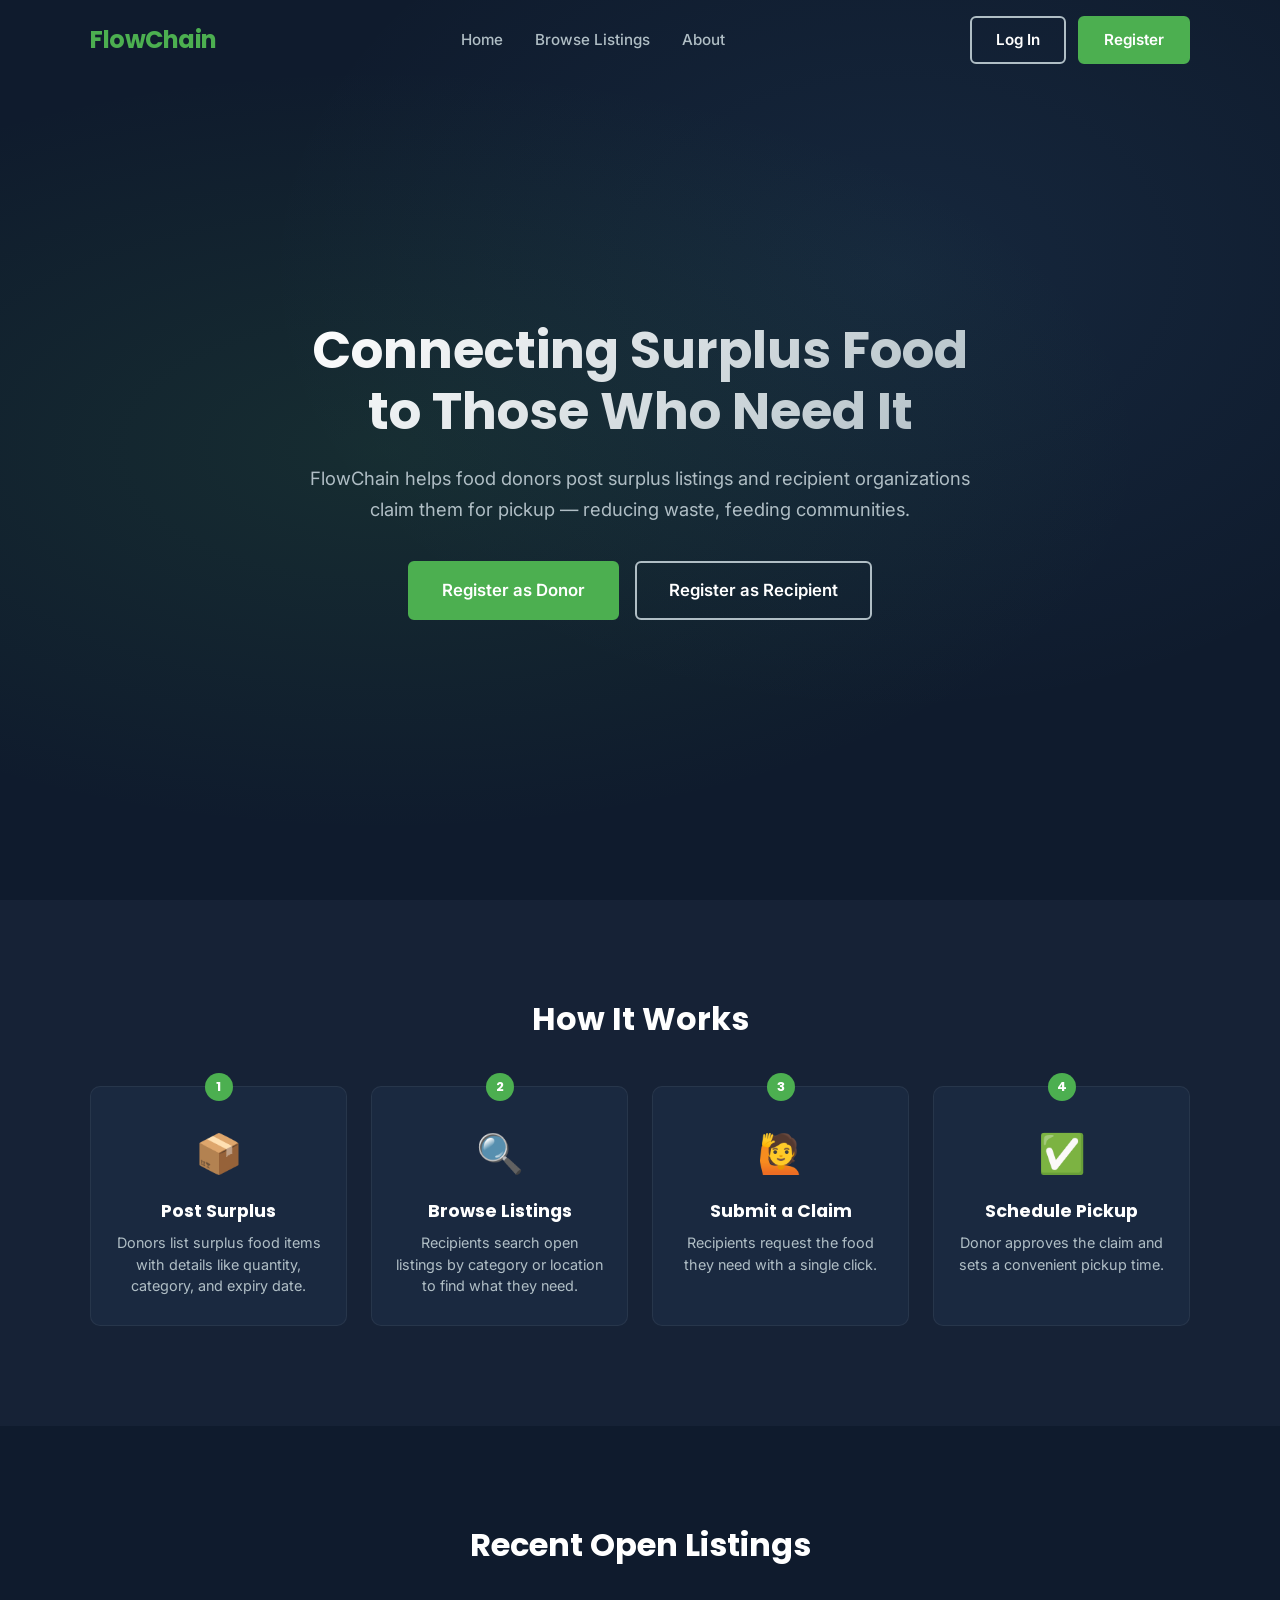
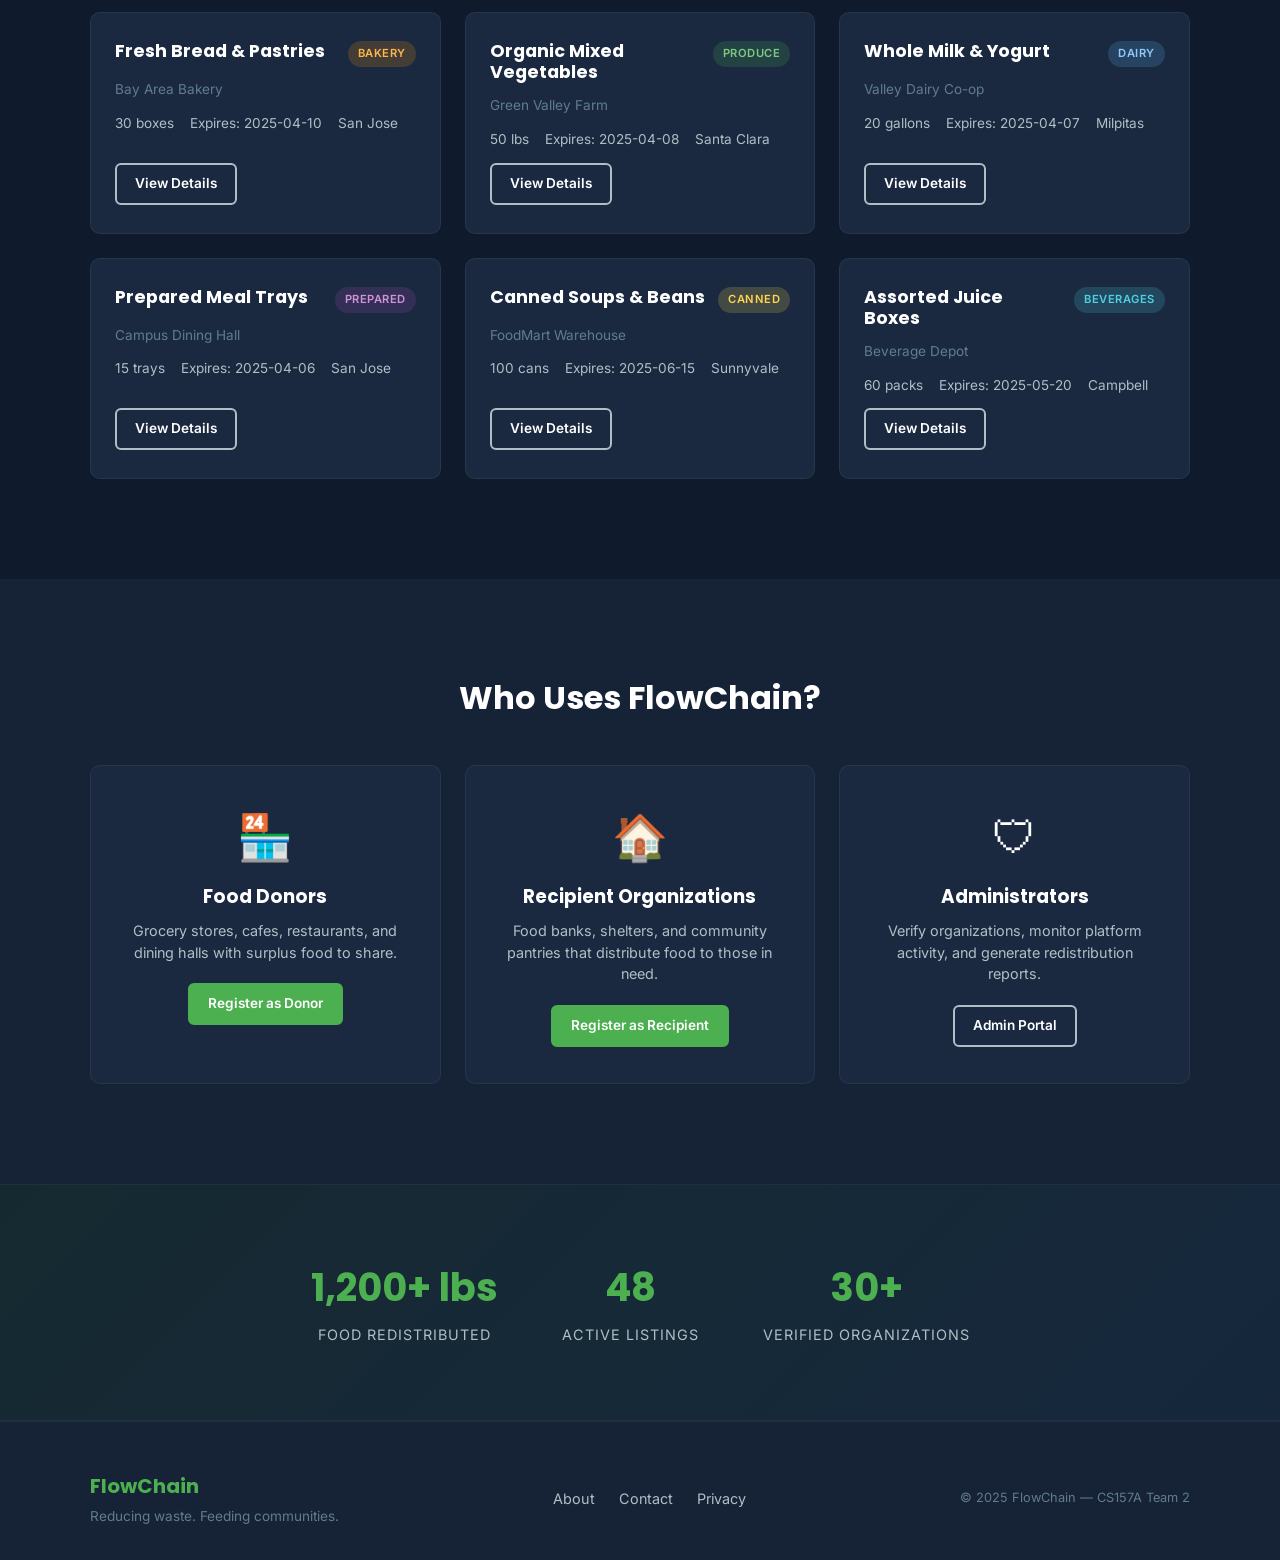
<file: flowchain/src/main/webapp/index.html>
<!DOCTYPE html>
<html lang="en">
<head>
  <meta charset="UTF-8">
  <meta name="viewport" content="width=device-width, initial-scale=1.0">
  <title>FlowChain — Surplus Food Redistribution</title>
  <link rel="preconnect" href="https://fonts.googleapis.com">
  <link rel="preconnect" href="https://fonts.gstatic.com" crossorigin>
  <link href="https://fonts.googleapis.com/css2?family=Inter:wght@400;500;600&family=Poppins:wght@600;700&display=swap" rel="stylesheet">
  <link rel="stylesheet" href="css/style.css">
</head>
<body>

  <!-- ========== NAVBAR ========== -->
  <nav class="navbar" id="navbar">
    <div class="nav-container">
      <a href="#" class="nav-logo">FlowChain</a>
      <button class="nav-toggle" id="navToggle" aria-label="Toggle navigation" aria-expanded="false" aria-controls="navLinks">
        <span></span>
        <span></span>
        <span></span>
      </button>
      <ul class="nav-links" id="navLinks">
        <li><a href="#hero">Home</a></li>
        <li><a href="#listings">Browse Listings</a></li>
        <li><a href="#about">About</a></li>
      </ul>
      <div class="nav-actions" id="navActions">
        <a href="login" class="btn btn-outline">Log In</a>
        <a href="register" class="btn btn-primary">Register</a>
      </div>
    </div>
  </nav>

  <!-- ========== HERO ========== -->
  <section class="hero" id="hero">
    <div class="hero-bg"></div>
    <div class="container hero-content">
      <h1>Connecting Surplus Food to Those Who Need It</h1>
      <p class="hero-sub">
        FlowChain helps food donors post surplus listings and recipient
        organizations claim them for pickup &mdash; reducing waste, feeding communities.
      </p>
      <div class="hero-actions">
        <a href="register?role=donor" class="btn btn-primary btn-lg">Register as Donor</a>
        <a href="register?role=recipient" class="btn btn-outline btn-lg">Register as Recipient</a>
      </div>
    </div>
  </section>

  <!-- ========== HOW IT WORKS ========== -->
  <section class="how-it-works" id="about">
    <div class="container">
      <h2 class="section-title">How It Works</h2>
      <div class="steps-grid">
        <div class="step-card">
          <span class="step-number">1</span>
          <span class="step-icon" aria-hidden="true">&#128230;</span>
          <h3>Post Surplus</h3>
          <p>Donors list surplus food items with details like quantity, category, and expiry date.</p>
        </div>
        <div class="step-card">
          <span class="step-number">2</span>
          <span class="step-icon" aria-hidden="true">&#128269;</span>
          <h3>Browse Listings</h3>
          <p>Recipients search open listings by category or location to find what they need.</p>
        </div>
        <div class="step-card">
          <span class="step-number">3</span>
          <span class="step-icon" aria-hidden="true">&#128587;</span>
          <h3>Submit a Claim</h3>
          <p>Recipients request the food they need with a single click.</p>
        </div>
        <div class="step-card">
          <span class="step-number">4</span>
          <span class="step-icon" aria-hidden="true">&#9989;</span>
          <h3>Schedule Pickup</h3>
          <p>Donor approves the claim and sets a convenient pickup time.</p>
        </div>
      </div>
    </div>
  </section>

  <!-- ========== LIVE LISTINGS PREVIEW ========== -->
  <!-- TODO: Replace mockXML with fetch('/api/listings.xml') -->
  <section class="listings" id="listings">
    <div class="container">
      <h2 class="section-title">Recent Open Listings</h2>
      <div class="listings-grid" id="listingsGrid">
        <!-- Listing cards rendered by js/main.js -->
      </div>
    </div>
  </section>

  <!-- ========== USER ROLES ========== -->
  <section class="roles" id="roles">
    <div class="container">
      <h2 class="section-title">Who Uses FlowChain?</h2>
      <div class="roles-grid">
        <div class="role-card">
          <span class="role-icon" aria-hidden="true">&#127978;</span>
          <h3>Food Donors</h3>
          <p>Grocery stores, cafes, restaurants, and dining halls with surplus food to share.</p>
          <a href="register?role=donor" class="btn btn-primary btn-sm">Register as Donor</a>
        </div>
        <div class="role-card">
          <span class="role-icon" aria-hidden="true">&#127968;</span>
          <h3>Recipient Organizations</h3>
          <p>Food banks, shelters, and community pantries that distribute food to those in need.</p>
          <a href="register?role=recipient" class="btn btn-primary btn-sm">Register as Recipient</a>
        </div>
        <div class="role-card">
          <span class="role-icon" aria-hidden="true">&#128737;</span>
          <h3>Administrators</h3>
          <p>Verify organizations, monitor platform activity, and generate redistribution reports.</p>
          <a href="login" class="btn btn-outline btn-sm">Admin Portal</a>
        </div>
      </div>
    </div>
  </section>

  <!-- ========== STATS BANNER ========== -->
  <!-- TODO: Replace mockStatsXML with fetch('/api/stats.xml') -->
  <section class="stats" id="stats">
    <div class="container">
      <div class="stats-grid" id="statsGrid">
        <!-- Stats rendered by js/main.js -->
      </div>
    </div>
  </section>

  <!-- ========== FOOTER ========== -->
  <footer class="footer">
    <div class="container footer-inner">
      <div class="footer-brand">
        <a href="#" class="footer-logo">FlowChain</a>
        <p class="footer-tagline">Reducing waste. Feeding communities.</p>
      </div>
      <ul class="footer-links">
        <li><a href="#about">About</a></li>
        <li><a href="#">Contact</a></li>
        <li><a href="#">Privacy</a></li>
      </ul>
      <p class="footer-copy">&copy; 2025 FlowChain &mdash; CS157A Team 2</p>
    </div>
  </footer>

  <script src="js/main.js"></script>
</body>
</html>
</file>
<file: flowchain/src/main/webapp/css/style.css>
/* === RESET & BASE === */
*,
*::before,
*::after {
  margin: 0;
  padding: 0;
  box-sizing: border-box;
}

:root {
  --navy: #0f1b2d;
  --navy-light: #162236;
  --navy-card: #1a2940;
  --green: #4CAF50;
  --green-dark: #3d8b40;
  --blue: #64b5f6;
  --white: #ffffff;
  --gray-100: #f0f2f5;
  --gray-300: #b0bec5;
  --gray-500: #607d8b;
  --radius: 10px;
  --radius-sm: 6px;
  --shadow: 0 4px 20px rgba(0, 0, 0, 0.25);
  --shadow-sm: 0 2px 8px rgba(0, 0, 0, 0.18);
  --transition: 0.25s ease;
}

html {
  scroll-behavior: smooth;
}

@media (prefers-reduced-motion: reduce) {
  html {
    scroll-behavior: auto;
  }
}

body {
  font-family: "Inter", sans-serif;
  background-color: var(--navy);
  color: var(--white);
  line-height: 1.6;
  -webkit-font-smoothing: antialiased;
}

h1, h2, h3 {
  font-family: "Poppins", sans-serif;
  font-weight: 700;
  line-height: 1.2;
}

a {
  text-decoration: none;
  color: inherit;
}

img {
  max-width: 100%;
  display: block;
}

.container {
  width: 100%;
  max-width: 1140px;
  margin: 0 auto;
  padding: 0 20px;
}

.section-title {
  text-align: center;
  font-size: 2rem;
  margin-bottom: 48px;
  color: var(--white);
}

/* === BUTTONS === */
.btn {
  display: inline-block;
  font-family: "Inter", sans-serif;
  font-weight: 600;
  font-size: 0.95rem;
  border-radius: var(--radius-sm);
  cursor: pointer;
  transition: transform var(--transition), box-shadow var(--transition), background var(--transition);
  text-align: center;
  padding: 10px 24px;
}

.btn:hover {
  transform: translateY(-2px);
  box-shadow: 0 6px 20px rgba(0, 0, 0, 0.3);
}

.btn:focus-visible {
  outline: 2px solid var(--white);
  outline-offset: 2px;
}

.btn-primary {
  background: var(--green);
  color: var(--white);
  border: 2px solid var(--green);
}

.btn-primary:hover {
  background: var(--green-dark);
  border-color: var(--green-dark);
}

.btn-outline {
  background: transparent;
  color: var(--white);
  border: 2px solid var(--gray-300);
}

.btn-outline:hover {
  border-color: var(--white);
  background: rgba(255, 255, 255, 0.06);
}

.btn-lg {
  padding: 14px 32px;
  font-size: 1.05rem;
}

.btn-sm {
  padding: 8px 18px;
  font-size: 0.85rem;
}

/* === NAVBAR === */
.navbar {
  position: fixed;
  top: 0;
  left: 0;
  width: 100%;
  z-index: 1000;
  padding: 16px 0;
  transition: background var(--transition), box-shadow var(--transition), padding var(--transition);
}

.navbar.scrolled {
  background: rgba(15, 27, 45, 0.95);
  backdrop-filter: blur(10px);
  box-shadow: 0 2px 16px rgba(0, 0, 0, 0.4);
  padding: 10px 0;
}

.nav-container {
  max-width: 1140px;
  margin: 0 auto;
  padding: 0 20px;
  display: flex;
  align-items: center;
  justify-content: space-between;
}

.nav-logo {
  font-family: "Poppins", sans-serif;
  font-weight: 700;
  font-size: 1.5rem;
  color: var(--green);
  letter-spacing: -0.5px;
}

.nav-links {
  list-style: none;
  display: flex;
  gap: 32px;
}

.nav-links a {
  font-size: 0.95rem;
  font-weight: 500;
  color: var(--gray-300);
  transition: color var(--transition);
}

.nav-links a:hover {
  color: var(--white);
}

.nav-links a:focus-visible {
  outline: 2px solid var(--white);
  outline-offset: 4px;
  border-radius: 4px;
}

.nav-actions {
  display: flex;
  align-items: center;
  gap: 12px;
}

.nav-toggle {
  display: none;
  flex-direction: column;
  gap: 5px;
  background: none;
  border: none;
  cursor: pointer;
  padding: 4px;
}

.nav-toggle:focus-visible {
  outline: 2px solid var(--white);
  outline-offset: 4px;
  border-radius: 4px;
}

.nav-toggle span {
  display: block;
  width: 24px;
  height: 2px;
  background: var(--white);
  border-radius: 2px;
  transition: transform var(--transition), opacity var(--transition);
}

/* === HERO === */
.hero {
  position: relative;
  min-height: 100vh;
  display: flex;
  align-items: center;
  justify-content: center;
  text-align: center;
  padding: 120px 20px 80px;
  overflow: hidden;
}

.hero-bg {
  position: absolute;
  inset: 0;
  background:
    radial-gradient(ellipse at 30% 50%, rgba(76, 175, 80, 0.12) 0%, transparent 60%),
    radial-gradient(ellipse at 70% 30%, rgba(100, 181, 246, 0.08) 0%, transparent 50%),
    var(--navy);
  z-index: 0;
}

.hero-content {
  position: relative;
  z-index: 1;
  max-width: 720px;
}

.hero h1 {
  font-size: 3.2rem;
  margin-bottom: 20px;
  background: linear-gradient(135deg, var(--white) 0%, var(--gray-300) 100%);
  -webkit-background-clip: text;
  -webkit-text-fill-color: transparent;
  background-clip: text;
}

.hero-sub {
  font-size: 1.15rem;
  color: var(--gray-300);
  margin-bottom: 36px;
  line-height: 1.7;
}

.hero-actions {
  display: flex;
  gap: 16px;
  justify-content: center;
  flex-wrap: wrap;
}

/* === HOW IT WORKS === */
.how-it-works {
  padding: 100px 0;
  background: var(--navy-light);
}

.steps-grid {
  display: grid;
  grid-template-columns: repeat(4, 1fr);
  gap: 24px;
}

.step-card {
  position: relative;
  background: var(--navy-card);
  border: 1px solid rgba(255, 255, 255, 0.06);
  border-radius: var(--radius);
  padding: 36px 24px 28px;
  text-align: center;
  transition: transform var(--transition), box-shadow var(--transition);
}

.step-card:hover {
  transform: translateY(-6px);
  box-shadow: var(--shadow);
}

.step-number {
  position: absolute;
  top: -14px;
  left: 50%;
  transform: translateX(-50%);
  width: 28px;
  height: 28px;
  border-radius: 50%;
  background: var(--green);
  color: var(--white);
  font-family: "Poppins", sans-serif;
  font-weight: 700;
  font-size: 0.8rem;
  display: flex;
  align-items: center;
  justify-content: center;
}

.step-icon {
  font-size: 2.4rem;
  display: block;
  margin-bottom: 16px;
}

.step-card h3 {
  font-size: 1.1rem;
  margin-bottom: 10px;
  color: var(--white);
}

.step-card p {
  font-size: 0.9rem;
  color: var(--gray-300);
  line-height: 1.5;
}

/* === LISTINGS === */
.listings {
  padding: 100px 0;
  background: var(--navy);
}

.listings-grid {
  display: grid;
  grid-template-columns: repeat(3, 1fr);
  gap: 24px;
}

.listing-card {
  background: var(--navy-card);
  border: 1px solid rgba(255, 255, 255, 0.06);
  border-radius: var(--radius);
  padding: 28px 24px;
  display: flex;
  flex-direction: column;
  gap: 12px;
  transition: transform var(--transition), box-shadow var(--transition);
}

.listing-card:hover {
  transform: translateY(-6px);
  box-shadow: var(--shadow);
}

.listing-card-header {
  display: flex;
  align-items: flex-start;
  justify-content: space-between;
  gap: 12px;
}

.listing-card-header h3 {
  font-size: 1.1rem;
  color: var(--white);
  flex: 1;
}

.badge {
  display: inline-block;
  font-size: 0.7rem;
  font-weight: 600;
  text-transform: uppercase;
  letter-spacing: 0.5px;
  padding: 4px 10px;
  border-radius: 20px;
  white-space: nowrap;
  flex-shrink: 0;
}

/* Category color coding */
.badge-bakery     { background: rgba(255, 152, 0, 0.18); color: #ffb74d; }
.badge-produce    { background: rgba(76, 175, 80, 0.18); color: #81c784; }
.badge-dairy      { background: rgba(100, 181, 246, 0.18); color: #90caf9; }
.badge-prepared   { background: rgba(171, 71, 188, 0.18); color: #ce93d8; }
.badge-canned     { background: rgba(255, 213, 79, 0.18); color: #ffd54f; }
.badge-beverages  { background: rgba(77, 208, 225, 0.18); color: #4dd0e1; }
.badge-default    { background: rgba(176, 190, 197, 0.18); color: var(--gray-300); }

.listing-org {
  font-size: 0.85rem;
  color: var(--gray-500);
}

.listing-details {
  display: flex;
  flex-wrap: wrap;
  gap: 16px;
  font-size: 0.85rem;
  color: var(--gray-300);
}

.listing-details span {
  display: flex;
  align-items: center;
  gap: 4px;
}

.listing-card .btn {
  margin-top: auto;
  align-self: flex-start;
}

/* === ROLES === */
.roles {
  padding: 100px 0;
  background: var(--navy-light);
}

.roles-grid {
  display: grid;
  grid-template-columns: repeat(3, 1fr);
  gap: 24px;
}

.role-card {
  background: var(--navy-card);
  border: 1px solid rgba(255, 255, 255, 0.06);
  border-radius: var(--radius);
  padding: 36px 28px;
  text-align: center;
  display: flex;
  flex-direction: column;
  align-items: center;
  gap: 12px;
  transition: transform var(--transition), box-shadow var(--transition);
}

.role-card:hover {
  transform: translateY(-6px);
  box-shadow: var(--shadow);
}

.role-icon {
  font-size: 2.8rem;
  display: block;
}

.role-card h3 {
  font-size: 1.15rem;
  color: var(--white);
}

.role-card p {
  font-size: 0.9rem;
  color: var(--gray-300);
  line-height: 1.5;
  margin-bottom: 8px;
}

/* === STATS === */
.stats {
  padding: 72px 0;
  background: linear-gradient(135deg, rgba(76, 175, 80, 0.1) 0%, rgba(100, 181, 246, 0.08) 100%);
  border-top: 1px solid rgba(255, 255, 255, 0.04);
  border-bottom: 1px solid rgba(255, 255, 255, 0.04);
}

.stats-grid {
  display: flex;
  justify-content: center;
  gap: 64px;
  flex-wrap: wrap;
}

.stat-item {
  text-align: center;
}

.stat-value {
  font-family: "Poppins", sans-serif;
  font-weight: 700;
  font-size: 2.4rem;
  color: var(--green);
  display: block;
  margin-bottom: 4px;
}

.stat-label {
  font-size: 0.9rem;
  color: var(--gray-300);
  text-transform: uppercase;
  letter-spacing: 1px;
}

/* === FOOTER === */
.footer {
  padding: 48px 0 32px;
  background: var(--navy-light);
  border-top: 1px solid rgba(255, 255, 255, 0.06);
}

.footer-inner {
  display: flex;
  align-items: center;
  justify-content: space-between;
  flex-wrap: wrap;
  gap: 20px;
}

.footer-logo {
  font-family: "Poppins", sans-serif;
  font-weight: 700;
  font-size: 1.25rem;
  color: var(--green);
}

.footer-tagline {
  font-size: 0.85rem;
  color: var(--gray-500);
  margin-top: 4px;
}

.footer-links {
  list-style: none;
  display: flex;
  gap: 24px;
}

.footer-links a {
  font-size: 0.9rem;
  color: var(--gray-300);
  transition: color var(--transition);
}

.footer-links a:hover {
  color: var(--white);
}

.footer-copy {
  font-size: 0.8rem;
  color: var(--gray-500);
}

/* === RESPONSIVE === */
@media (max-width: 992px) {
  .steps-grid {
    grid-template-columns: repeat(2, 1fr);
  }

  .listings-grid {
    grid-template-columns: repeat(2, 1fr);
  }

  .hero h1 {
    font-size: 2.6rem;
  }
}

@media (max-width: 768px) {
  .nav-links,
  .nav-actions {
    display: none;
    flex-direction: column;
    width: 100%;
    text-align: center;
  }

  .nav-links.active,
  .nav-actions.active {
    display: flex;
  }

  .nav-container {
    flex-wrap: wrap;
  }

  .nav-toggle {
    display: flex;
  }

  .nav-links {
    order: 3;
    gap: 16px;
    padding: 16px 0 8px;
  }

  .nav-actions {
    order: 4;
    gap: 8px;
    padding-bottom: 8px;
  }

  .hero h1 {
    font-size: 2rem;
  }

  .hero-sub {
    font-size: 1rem;
  }

  .steps-grid {
    grid-template-columns: 1fr;
    max-width: 400px;
    margin: 0 auto;
  }

  .listings-grid {
    grid-template-columns: 1fr;
  }

  .roles-grid {
    grid-template-columns: 1fr;
    max-width: 400px;
    margin: 0 auto;
  }

  .stats-grid {
    gap: 40px;
  }

  .footer-inner {
    flex-direction: column;
    text-align: center;
  }

  .footer-links {
    justify-content: center;
  }

  .section-title {
    font-size: 1.6rem;
  }
}

@media (max-width: 480px) {
  .hero {
    padding: 100px 16px 60px;
  }

  .hero h1 {
    font-size: 1.7rem;
  }

  .hero-actions {
    flex-direction: column;
    align-items: center;
  }

  .stat-value {
    font-size: 1.8rem;
  }
}

/* === AUTH PAGES (register, login) === */

.navbar-static {
  position: static;
  background: rgba(15, 27, 45, 0.95);
  backdrop-filter: blur(10px);
  box-shadow: 0 2px 16px rgba(0, 0, 0, 0.4);
  padding: 12px 0;
}

.nav-user {
  font-size: 0.9rem;
  color: var(--gray-300);
  margin-right: 8px;
}

.nav-logout-form {
  display: inline;
  margin: 0;
}

.nav-logout-form button {
  font-family: inherit;
  cursor: pointer;
}

.auth-page {
  min-height: calc(100vh - 180px);
  display: flex;
  align-items: flex-start;
  justify-content: center;
  padding: 60px 20px;
  background:
    radial-gradient(ellipse at 30% 20%, rgba(76, 175, 80, 0.08) 0%, transparent 60%),
    var(--navy);
}

.auth-card {
  width: 100%;
  max-width: 440px;
  background: var(--navy-card);
  border: 1px solid rgba(255, 255, 255, 0.06);
  border-radius: var(--radius);
  padding: 40px 36px;
  box-shadow: var(--shadow);
}

.auth-card-wide {
  max-width: 720px;
}

.auth-title {
  font-size: 1.8rem;
  margin-bottom: 8px;
  color: var(--white);
}

.auth-sub {
  font-size: 0.95rem;
  color: var(--gray-300);
  margin-bottom: 28px;
}

.auth-form .form-section {
  border: 1px solid rgba(255, 255, 255, 0.06);
  border-radius: var(--radius-sm);
  padding: 20px 20px 8px;
  margin-bottom: 20px;
}

.auth-form .form-section legend {
  padding: 0 8px;
  font-family: "Poppins", sans-serif;
  font-weight: 600;
  font-size: 0.95rem;
  color: var(--green);
  text-transform: uppercase;
  letter-spacing: 0.5px;
}

.form-row {
  display: flex;
  flex-direction: column;
  gap: 6px;
  margin-bottom: 16px;
}

.form-row label {
  font-size: 0.85rem;
  font-weight: 500;
  color: var(--gray-300);
}

.form-row input {
  font-family: inherit;
  font-size: 0.95rem;
  padding: 10px 12px;
  background: var(--navy-light);
  border: 1px solid rgba(255, 255, 255, 0.1);
  border-radius: var(--radius-sm);
  color: var(--white);
  transition: border-color var(--transition), box-shadow var(--transition);
}

.form-row input:focus {
  outline: none;
  border-color: var(--green);
  box-shadow: 0 0 0 3px rgba(76, 175, 80, 0.18);
}

.form-row input::placeholder {
  color: var(--gray-500);
}

.form-grid-2 {
  display: grid;
  grid-template-columns: 1fr 1fr;
  gap: 16px;
}

.form-error {
  font-size: 0.8rem;
  color: #ef9a9a;
  margin-top: 2px;
}

.form-error-banner {
  background: rgba(239, 154, 154, 0.12);
  border: 1px solid rgba(239, 154, 154, 0.4);
  color: #ef9a9a;
  padding: 12px 14px;
  border-radius: var(--radius-sm);
  font-size: 0.9rem;
  margin-bottom: 20px;
}

.auth-submit {
  width: 100%;
  margin-top: 8px;
}

.auth-alt {
  margin-top: 20px;
  text-align: center;
  font-size: 0.9rem;
  color: var(--gray-300);
}

.auth-alt a {
  color: var(--green);
  font-weight: 600;
}

.auth-alt a:hover {
  text-decoration: underline;
}

/* === DASHBOARD === */

.dashboard-page {
  min-height: calc(100vh - 180px);
  padding: 60px 0;
  background: var(--navy);
}

.dashboard-title {
  font-size: 2rem;
  margin-bottom: 12px;
  color: var(--white);
}

.dashboard-sub {
  font-size: 1rem;
  color: var(--gray-300);
  margin-bottom: 32px;
}

.dashboard-placeholder {
  background: var(--navy-card);
  border: 1px dashed rgba(255, 255, 255, 0.12);
  border-radius: var(--radius);
  padding: 60px 20px;
  text-align: center;
  color: var(--gray-500);
}

@media (max-width: 600px) {
  .auth-card,
  .auth-card-wide {
    padding: 28px 20px;
  }

  .form-grid-2 {
    grid-template-columns: 1fr;
  }
}

/* === ACCOUNT SETTINGS === */

.account-section {
  margin: 0 auto 28px;
}

.account-danger-zone {
  margin: 0 auto 48px;
  border: 1px solid rgba(239, 83, 80, 0.35);
  background: rgba(239, 83, 80, 0.04);
}

.danger-title {
  color: #ef9a9a;
}

.btn-danger {
  background: #c62828;
  color: var(--white);
  border: 2px solid #c62828;
}

.btn-danger:hover {
  background: #b71c1c;
  border-color: #b71c1c;
}

/* === ORG PROFILE === */

.form-success-banner {
  background: rgba(76, 175, 80, 0.12);
  border: 1px solid rgba(76, 175, 80, 0.4);
  color: #81c784;
  padding: 12px 14px;
  border-radius: var(--radius-sm);
  font-size: 0.9rem;
  margin-bottom: 20px;
}

.input-readonly {
  font-family: inherit;
  font-size: 0.95rem;
  padding: 10px 12px;
  background: rgba(255, 255, 255, 0.03);
  border: 1px solid rgba(255, 255, 255, 0.06);
  border-radius: var(--radius-sm);
  color: var(--gray-500);
  cursor: not-allowed;
}

.profile-members {
  margin-top: 48px;
}

.members-table-wrap {
  overflow-x: auto;
}

.members-table {
  width: 100%;
  border-collapse: collapse;
  font-size: 0.9rem;
}

.members-table th,
.members-table td {
  text-align: left;
  padding: 12px 16px;
  border-bottom: 1px solid rgba(255, 255, 255, 0.06);
}

.members-table th {
  font-weight: 600;
  color: var(--gray-300);
  text-transform: uppercase;
  letter-spacing: 0.5px;
  font-size: 0.78rem;
}

.members-table td {
  color: var(--white);
}

.members-table tr:hover td {
  background: rgba(255, 255, 255, 0.02);
}

/* === RECIPIENT LISTINGS / DETAIL PAGES === */

.search-panel {
  background: var(--navy-card);
  border: 1px solid rgba(255, 255, 255, 0.06);
  border-radius: var(--radius);
  padding: 24px;
  margin-bottom: 28px;
  box-shadow: var(--shadow-sm);
}

.filter-grid {
  display: grid;
  grid-template-columns: 2fr 1fr 1fr;
  gap: 16px;
}

.filter-select {
  font-family: inherit;
  font-size: 0.95rem;
  padding: 10px 12px;
  background: var(--navy-light);
  border: 1px solid rgba(255, 255, 255, 0.1);
  border-radius: var(--radius-sm);
  color: var(--white);
}

.filter-select:focus {
  outline: none;
  border-color: var(--green);
  box-shadow: 0 0 0 3px rgba(76, 175, 80, 0.18);
}

.filter-actions {
  display: flex;
  gap: 12px;
  margin-top: 18px;
  flex-wrap: wrap;
}

.results-summary {
  margin-bottom: 20px;
  color: var(--gray-300);
  font-size: 0.95rem;
}

.listing-categories {
  color: var(--gray-300);
  font-size: 0.9rem;
}

.status-pill {
  display: inline-block;
  padding: 6px 10px;
  border-radius: 999px;
  font-size: 0.78rem;
  font-weight: 700;
  letter-spacing: 0.3px;
  text-transform: uppercase;
}

.status-open {
  background: rgba(76, 175, 80, 0.18);
  color: #81c784;
}

.status-closed {
  background: rgba(176, 190, 197, 0.18);
  color: var(--gray-300);
}

.status-approved {
  background: rgba(76, 175, 80, 0.18);
  color: #81c784;
}

.status-pending {
  background: rgba(255, 213, 79, 0.18);
  color: #ffd54f;
}

.status-rejected {
  background: rgba(239, 83, 80, 0.18);
  color: #ef9a9a;
}

.status-scheduled {
  background: rgba(100, 181, 246, 0.18);
  color: #90caf9;
}

.status-completed {
  background: rgba(76, 175, 80, 0.18);
  color: #81c784;
}

.status-progress {
  background: rgba(77, 208, 225, 0.18);
  color: #4dd0e1;
}

.status-default {
  background: rgba(176, 190, 197, 0.18);
  color: var(--gray-300);
}

.dashboard-actions {
  margin-bottom: 28px;
}

.detail-back-btn {
  margin-bottom: 20px;
}

.detail-card {
  background: var(--navy-card);
  border: 1px solid rgba(255, 255, 255, 0.06);
  border-radius: var(--radius);
  padding: 28px;
  margin-bottom: 24px;
  box-shadow: var(--shadow-sm);
}

.detail-header {
  display: flex;
  justify-content: space-between;
  align-items: flex-start;
  gap: 16px;
  margin-bottom: 20px;
  flex-wrap: wrap;
}

.detail-title {
  margin-bottom: 8px;
}

.detail-sub {
  margin-bottom: 0;
}

.detail-grid {
  display: grid;
  grid-template-columns: 1fr 1fr;
  gap: 20px;
}

.detail-block h3 {
  margin-bottom: 10px;
  color: var(--white);
}

.detail-block p {
  color: var(--gray-300);
  margin-bottom: 8px;
}

.section-title-left {
  text-align: left;
  margin-bottom: 20px;
  font-size: 1.5rem;
}

.items-list {
  display: flex;
  flex-direction: column;
  gap: 14px;
}

.item-row {
  display: flex;
  justify-content: space-between;
  align-items: center;
  gap: 12px;
  padding: 16px;
  border: 1px solid rgba(255, 255, 255, 0.06);
  border-radius: var(--radius-sm);
  background: rgba(255, 255, 255, 0.02);
  flex-wrap: wrap;
}

.item-category {
  font-weight: 700;
  color: var(--white);
  margin-bottom: 4px;
}

.item-meta,
.item-expiry {
  color: var(--gray-300);
  font-size: 0.92rem;
}

.item-row p {
  margin-bottom: 6px;
}

.item-row p:last-child {
  margin-bottom: 0;
}

@media (max-width: 768px) {
  .filter-grid,
  .detail-grid {
    grid-template-columns: 1fr;
  }

  .detail-card {
    padding: 22px;
  }
}
/* === RECIPIENT LISTING DETAIL PAGE === */

.detail-back-btn {
  margin-bottom: 20px;
}

.detail-card {
  background: var(--navy-card);
  border: 1px solid rgba(255, 255, 255, 0.06);
  border-radius: var(--radius);
  padding: 28px;
  margin-bottom: 24px;
  box-shadow: var(--shadow-sm);
}

.detail-header {
  display: flex;
  justify-content: space-between;
  align-items: flex-start;
  gap: 16px;
  margin-bottom: 20px;
  flex-wrap: wrap;
}

.detail-title {
  margin-bottom: 8px;
}

.detail-sub {
  margin-bottom: 0;
}

.detail-grid {
  display: grid;
  grid-template-columns: 1fr 1fr;
  gap: 20px;
}

.detail-block h3 {
  margin-bottom: 10px;
  color: var(--white);
}

.detail-block p {
  color: var(--gray-300);
  margin-bottom: 8px;
}

.section-title-left {
  text-align: left;
  margin-bottom: 20px;
  font-size: 1.5rem;
}

.items-list {
  display: flex;
  flex-direction: column;
  gap: 14px;
}

.item-row {
  display: flex;
  justify-content: space-between;
  align-items: center;
  gap: 12px;
  padding: 16px;
  border: 1px solid rgba(255, 255, 255, 0.06);
  border-radius: var(--radius-sm);
  background: rgba(255, 255, 255, 0.02);
  flex-wrap: wrap;
}

.item-category {
  font-weight: 700;
  color: var(--white);
  margin-bottom: 4px;
}

.item-meta,
.item-expiry {
  color: var(--gray-300);
  font-size: 0.92rem;
}

.status-closed {
  background: rgba(176, 190, 197, 0.18);
  color: var(--gray-300);
}

.status-approved {
  background: rgba(76, 175, 80, 0.18);
  color: #81c784;
}

.status-pending {
  background: rgba(255, 213, 79, 0.18);
  color: #ffd54f;
}

.status-rejected {
  background: rgba(239, 83, 80, 0.18);
  color: #ef9a9a;
}

.status-scheduled {
  background: rgba(100, 181, 246, 0.18);
  color: #90caf9;
}

.status-completed {
  background: rgba(76, 175, 80, 0.18);
  color: #81c784;
}

.status-progress {
  background: rgba(77, 208, 225, 0.18);
  color: #4dd0e1;
}

.status-default {
  background: rgba(176, 190, 197, 0.18);
  color: var(--gray-300);
}

@media (max-width: 768px) {
  .detail-grid {
    grid-template-columns: 1fr;
  }

  .detail-card {
    padding: 22px;
  }
}
</file>
